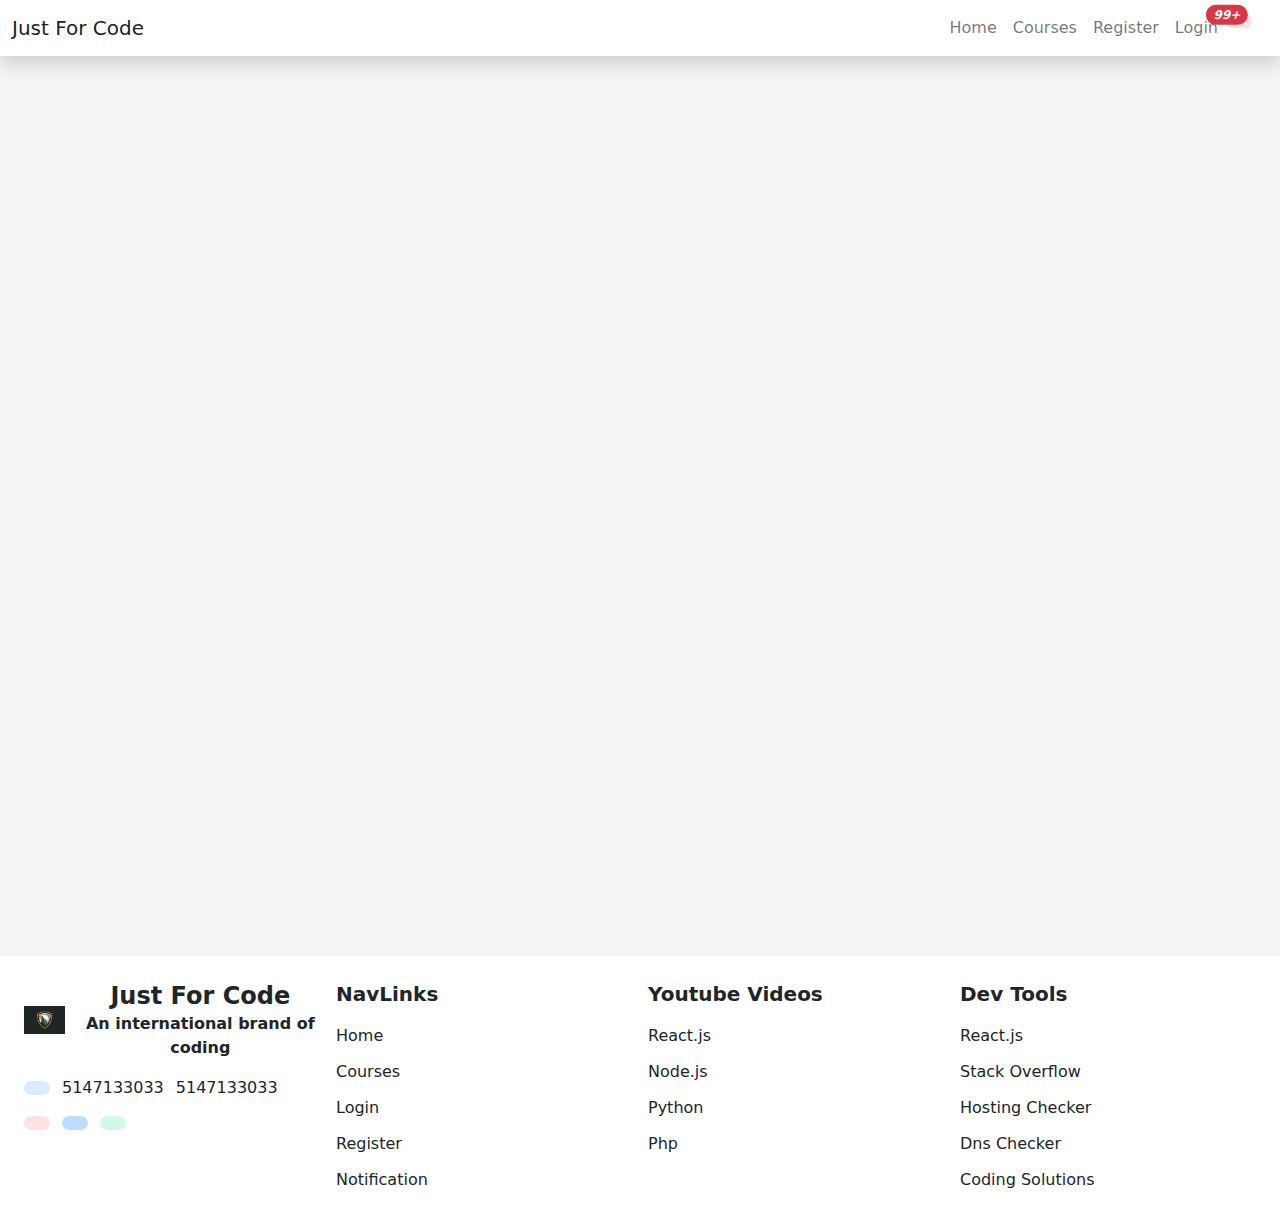
<file: index.html>
<!DOCTYPE html>
<html lang="en">

<head>
    <meta charset="UTF-8">
    <meta name="viewport" content="width=device-width, initial-scale=1.0">
    <!-- start css file link -->
    <link rel="stylesheet" href="assets/css/bootstrap.min.css">
    <link rel="stylesheet" href="assets/css/animate.min.css">
    <link rel="stylesheet" href="css/index.css">
    <link rel="stylesheet" href="assets/css/tailwind.min.css">
    <!-- end css file link -->
    <!-- start js file link -->
    <script src="assets/js/bootstrap.bundle.min.js"></script>
    <script src="assets/js/sweetalert.min.js"></script>
    <script src="assets/js/apexcharts.js"></script>
    <!-- end js file link -->
    <link rel="stylesheet" href="https://cdnjs.cloudflare.com/ajax/libs/font-awesome/6.5.2/css/all.min.css"
        integrity="sha512-SnH5WK+bZxgPHs44uWIX+LLJAJ9/2PkPKZ5QiAj6Ta86w+fsb2TkcmfRyVX3pBnMFcV7oQPJkl9QevSCWr3W6A=="
        crossorigin="anonymous" referrerpolicy="no-referrer" />

    <title>Admin Panel</title>

</head>

<body>
    <nav class="navbar navbar-expand-lg navbar-light shadow bg-white">
        <div class="container-fluid">
            <a class="navbar-brand" href="#">Just For Code</a>
            <button class="navbar-toggler" type="button" data-bs-toggle="collapse" data-bs-target="#navbarScroll"
                aria-controls="navbarScroll" aria-expanded="false" aria-label="Toggle navigation">
                <span class="navbar-toggler-icon"></span>
            </button>
            <div class="collapse navbar-collapse" id="navbarScroll">
                <ul class="navbar-nav ms-auto my-2 my-lg-0 navbar-nav-scroll mx-3" style="--bs-scroll-height: 100px;">

                    <li class="menu-item nav-item">
                        <a class="nav-link" href="#" tabindex="-1" aria-disabled="true">Home</a>
                    </li>
                    <li class="menu-item nav-item">
                        <a class="nav-link" href="#/courses" tabindex="-1" aria-disabled="true">Courses</a>
                    </li>
                    <li class="menu-item nav-item">
                        <a class="nav-link" href="#/register" tabindex="-1" aria-disabled="true">Register</a>
                    </li>
                    <li class="menu-item nav-item">
                        <a class="nav-link" href="#/login" tabindex="-1" aria-disabled="true">Login</a>
                    </li>
                    <li class="nav-item">
                        <button class="btn rounded-full bg-red-100 text-red-600 position-relative">
                            <i class="fa-regular fa-bell">
                                <span
                                    class="position-absolute top-0 start-0 translate-middle bg-danger badge rounded-pill">99+</span>
                            </i> </button>
                    </li>
                </ul>
                
            </div>
        </div>
    </nav>
    <div class="page flex justify-center p-4 min-h-screen bg-gray-100">
       
    </div>
    <footer class="bg-white p-4">
        <div class="grid md:grid-cols-4 gap-3">
            <div class="flex flex-col gap-3">
                <div class="flex items-center gap-x-4">
                    <div>
                    <img src="assets/images/logo.jpg" width="50" alt="">

                    </div>
                    <div class="text-center">
                        <h1 class="font-bold text-2xl">Just For Code</h1>
                        <p class="font-semibold">An international brand of coding</p>
                    </div>
                </div>
                <div class="flex items-center gap-x-3">
                    <button class="btn bg-blue-100 rounded-full text-blue-600">
                        <i class="fa fa-phone"></i>
                    </button>
                    <p>5147133033</p>
                    <p>5147133033</p>
                </div>
                <div class="flex items-center gap-x-3">
                    <button class="btn bg-red-100 rounded-full text-red-600">
                        <i class="fa-brands fa-youtube"></i>
                    </button>
                    <button class="btn bg-blue-200 rounded-full text-blue-600">
                        <i class="fa-brands fa-linkedin"></i>
                    </button>
                    <button class="btn bg-green-100 rounded-full text-green-600">
                        <i class="fa-brands fa-whatsapp"></i>
                    </button>
                </div>
            </div>
            <div>
                <h1 class="font-semibold text-xl mb-3">NavLinks</h1>
                <ul class="nav flex flex-col gap-y-3">
                    <li class="nav-item">
                        <a href="#">Home</a>
                    </li>
                    <li class="nav-item">
                        <a href="#">Courses</a>
                    </li>
                    <li class="nav-item">
                        <a href="#">Login</a>
                    </li>
                    <li class="nav-item">
                        <a href="#">Register</a>
                    </li>
                    <li class="nav-item">
                        <a href="#">Notification</a>
                    </li>
                </ul>
            </div>
            <div>
                <h1 class="font-semibold text-xl mb-3">Youtube Videos</h1>
                <ul class="nav flex flex-col gap-y-3">
                    <li class="nav-item">
                        <a href="#">React.js</a>
                    </li>
                    <li class="nav-item">
                        <a href="#">Node.js</a>
                    </li>
                    <li class="nav-item">
                        <a href="#">Python</a>
                    </li>
                    <li class="nav-item">
                        <a href="#">Php</a>
                    </li>
                </ul>
            </div>
            <div>
                <h1 class="font-semibold text-xl mb-3">Dev Tools</h1>
                <ul class="nav flex flex-col gap-y-3">
                    <li class="nav-item">
                        <a href="#">React.js</a>
                    </li>
                    <li class="nav-item">
                        <a href="https://stackoverflow.com/">Stack Overflow</a>
                    </li>
                    <li class="nav-item">
                        <a href="https://hostingchecker.com/">Hosting Checker</a>
                    </li>
                    <li class="nav-item">
                        <a href="https://dnschecker.org/">Dns Checker</a>
                    </li>
                    <li class="nav-item">
                        <a href="https://chatgpt.com/">Coding Solutions</a>
                    </li>
                </ul>
            </div>
            
        </div>
    </footer>

    <script src="js/index.js" type="module"></script>
</body>

</html>
</file>
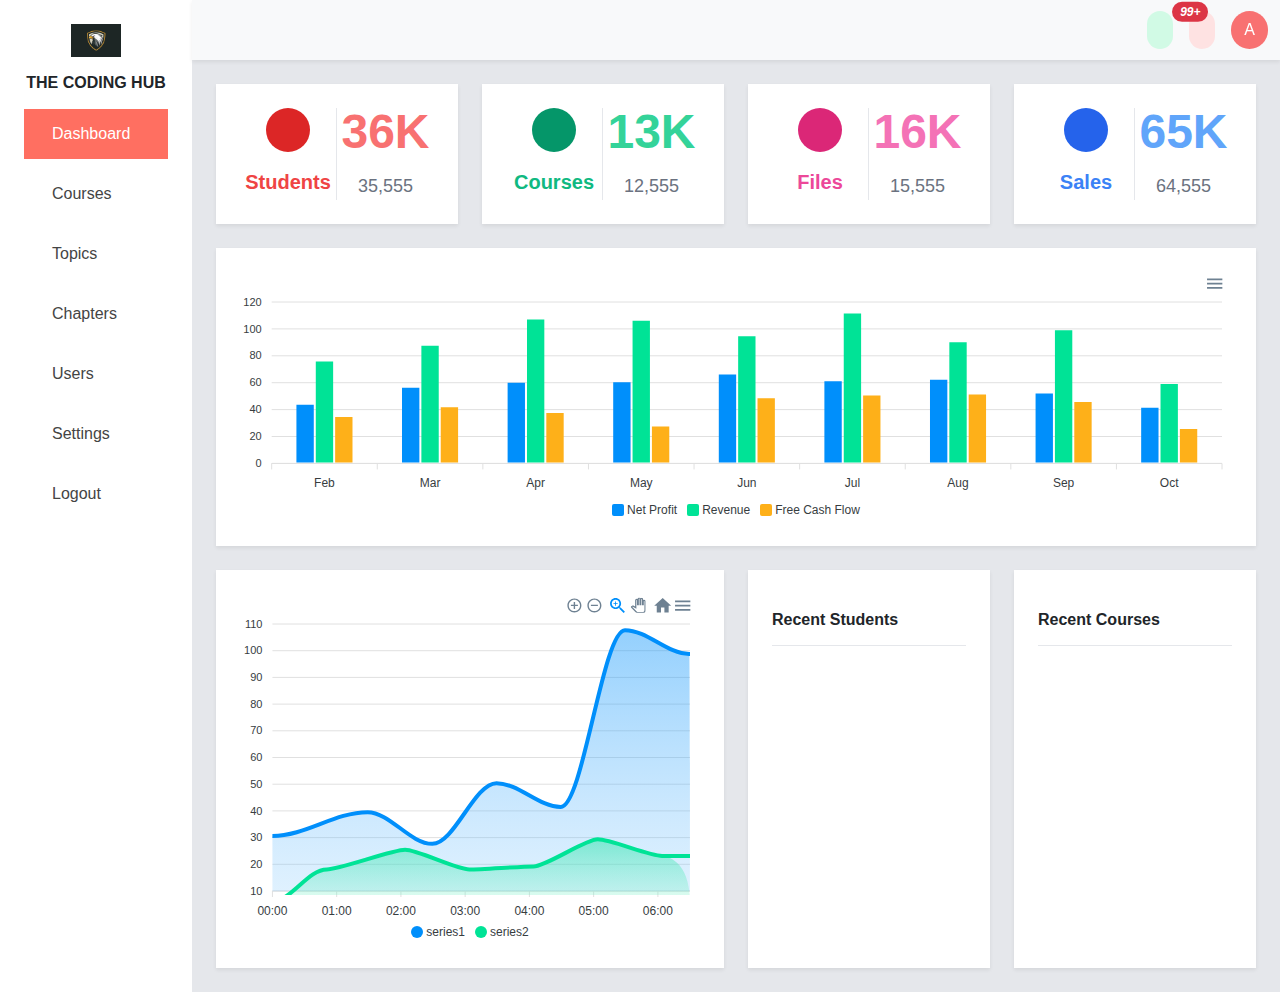
<file: admin/index.html>
<!DOCTYPE html>
<html lang="en">

<head>
    <meta charset="UTF-8">
    <meta name="viewport" content="width=device-width, initial-scale=1.0">
    <!-- start css file link -->
    <link rel="stylesheet" href="../assets/css/bootstrap.min.css">
    <link rel="stylesheet" href="../assets/css/animate.min.css">
    <link rel="stylesheet" href="css/index.css">
    <link rel="stylesheet" href="../assets/css/tailwind.min.css">
    <!-- end css file link -->
    <!-- start js file link -->
    <script src="../assets/js/bootstrap.bundle.min.js"></script>
    <script src="../assets/js/sweetalert.min.js"></script>
    <script src="../assets/js/apexcharts.js"></script>
    <!-- end js file link -->
    <link rel="stylesheet" href="https://cdnjs.cloudflare.com/ajax/libs/font-awesome/6.5.2/css/all.min.css"
        integrity="sha512-SnH5WK+bZxgPHs44uWIX+LLJAJ9/2PkPKZ5QiAj6Ta86w+fsb2TkcmfRyVX3pBnMFcV7oQPJkl9QevSCWr3W6A=="
        crossorigin="anonymous" referrerpolicy="no-referrer" />

    <title>Admin Panel</title>

</head>

<body>
    <div class="side-nav active p-4">
        <div class="d-flex flex-column justify-content-center align-items-center">
            <img src="../assets/images/logo.jpg" width="50" alt="">
            <h5 class="my-3 font-bold">THE CODING HUB</h5>
        </div>
        <ul>
            <li class="menu-items active" to="#/"><i class="fa fa-dashboard"></i>Dashboard</li>
            <li class="menu-items" to="#/courses"><i class="fa fa-video"></i>Courses</li>
            <li class="menu-items" to="#/topics"><i class="fa-solid fa-clapperboard"></i>Topics</li>
            <li class="menu-items" to="#/chapters"><i class="fa-solid fa-film"></i></i>Chapters</li>
            <li class="menu-items" to="#/users"><i class="fa fa-user"></i>Users</li>
            <li class="menu-items" to="#/settings"><i class="fa fa-gear"></i>Settings</li>
            <li class="menu-items" to="#/logout"><i class="fa fa-right-from-bracket"></i>Logout</li>
        </ul>
    </div>
    <div class="page-content active">
        <nav class="navbar sticky-top bg-light shadow-sm">
            <div class="container-fluid">
                <button class="btn toggler-btn">
                    <i class="fa fa-align-left"></i>
                </button>
                <div class="flex gap-3">
                    <button class="btn rounded-full bg-green-100 text-green-600">
                        <i class="fa-regular fa-envelope">
                        </i> </button>
                    <button class="btn rounded-full bg-red-100 text-red-600 position-relative">
                        <i class="fa-regular fa-bell">
                            <span
                                class="position-absolute top-0 start-0 translate-middle bg-danger badge rounded-pill">99+</span>
                        </i> </button>
                    <button class="btn rounded-full bg-red-400 text-white">
                        A
                    </button>
                </div>
            </div>
        </nav>
        <div class="page p-4">
            
        </div>
        <script src="js/index.js" type="module"></script>
</body>

</html>
</file>
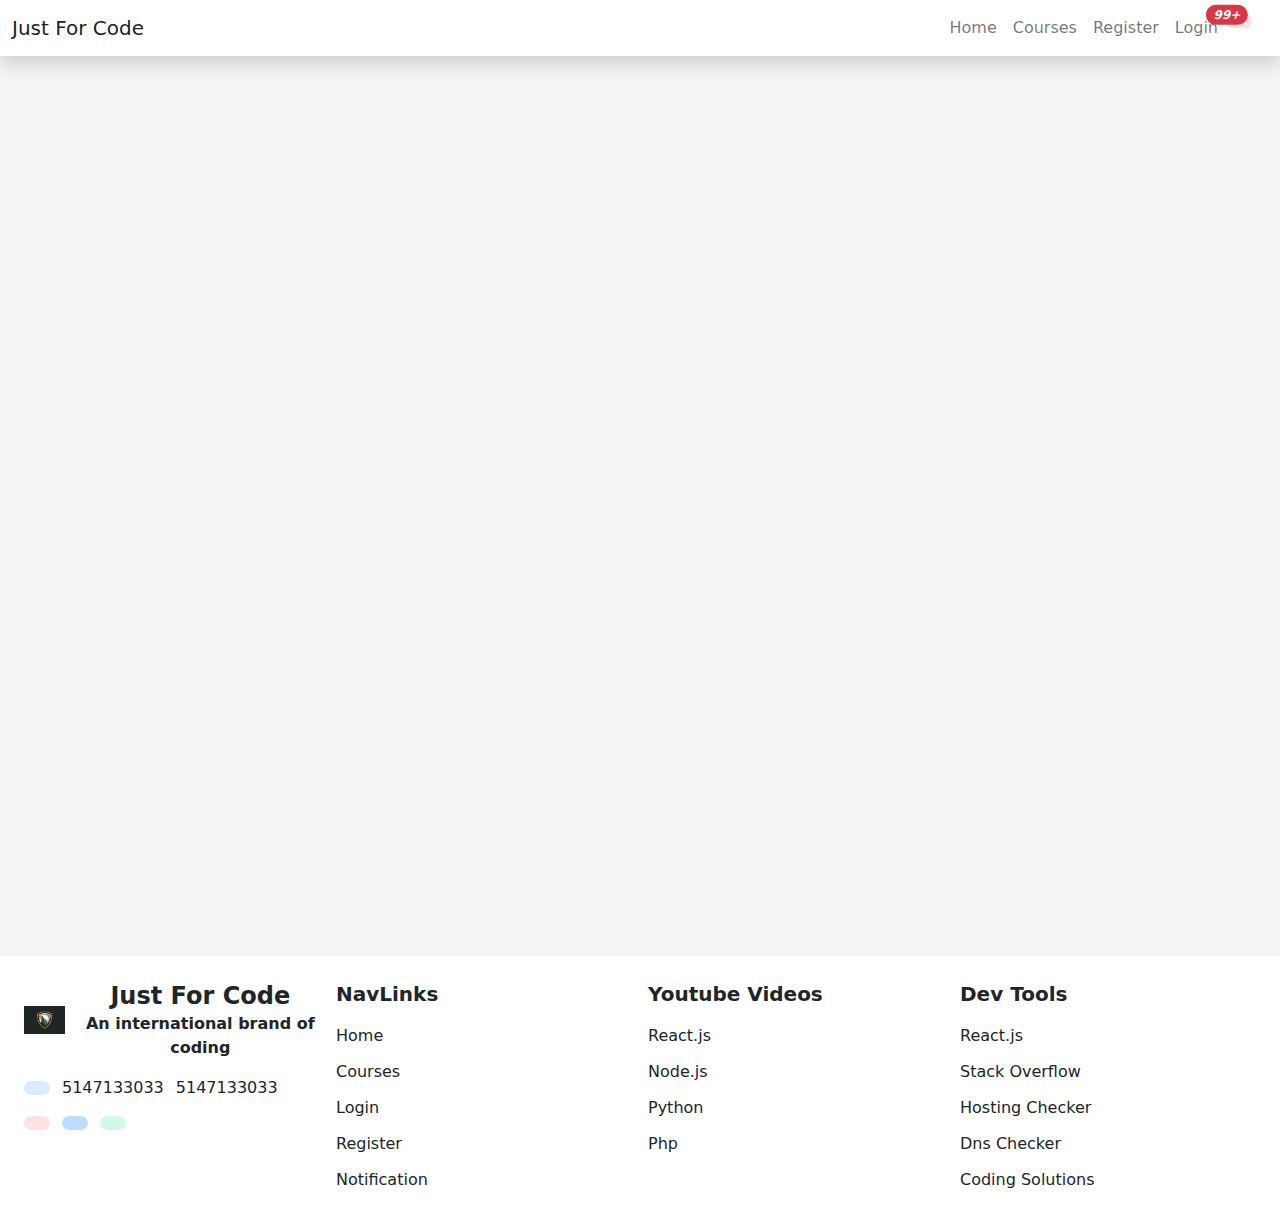
<file: user/index.html>
<!DOCTYPE html>
<html lang="en">

<head>
    <meta charset="UTF-8">
    <meta name="viewport" content="width=device-width, initial-scale=1.0">
    <!-- start css file link -->
    <link rel="stylesheet" href="../assets/css/bootstrap.min.css">
    <link rel="stylesheet" href="../assets/css/animate.min.css">
    <link rel="stylesheet" href="css/index.css">
    <link rel="stylesheet" href="../assets/css/tailwind.min.css">
    <!-- end css file link -->
    <!-- start js file link -->
    <script src="../assets/js/bootstrap.bundle.min.js"></script>
    <script src="../assets/js/sweetalert.min.js"></script>
    <script src="../assets/js/apexcharts.js"></script>
    <!-- end js file link -->
    <link rel="stylesheet" href="https://cdnjs.cloudflare.com/ajax/libs/font-awesome/6.5.2/css/all.min.css"
        integrity="sha512-SnH5WK+bZxgPHs44uWIX+LLJAJ9/2PkPKZ5QiAj6Ta86w+fsb2TkcmfRyVX3pBnMFcV7oQPJkl9QevSCWr3W6A=="
        crossorigin="anonymous" referrerpolicy="no-referrer" />

    <title>Admin Panel</title>

</head>

<body>
    <div class="side-nav active p-4">
        <div class="d-flex flex-column justify-content-center align-items-center">
            <img class="profile" src="../assets/images/logo.jpg" width="50" alt="">
            <h5 class="user-name capitalize my-3 font-bold">THE CODING HUB</h5>
        </div>
        <ul>
            <li class="menu-items active" to="#/"><i class="fa fa-dashboard"></i>Dashboard</li>
            <li class="menu-items logout-btn" to="#/logout"><i class="fa fa-right-from-bracket"></i>Logout</li>
        </ul>
    </div>
    <div class="page-content active">
        <nav class="navbar sticky-top bg-light shadow-sm">
            <div class="container-fluid">
                <button class="btn toggler-btn">
                    <i class="fa fa-align-left"></i>
                </button>
                <div class="flex gap-3">
                    <button data-bs-toggle="modal" data-bs-target="#user-m-modal" class="user-m-btn btn rounded-full bg-green-100 text-green-600">
                        <i class="fa-regular fa-envelope">
                        </i> </button>
                    <button class="btn rounded-full bg-red-100 text-red-600 position-relative">
                        <i class="fa-regular fa-bell">
                            <span
                                class="position-absolute top-0 start-0 translate-middle bg-danger badge rounded-pill">99+</span>
                        </i> </button>
                    <button class="btn capitalize letter-name rounded-full bg-red-400 text-white">
                    </button>
                </div>
            </div>
        </nav>
        <div class="page p-4">
            <div class="card">
                <div class="course-list grid md:grid-cols-3 gap-4">
                   
                </div>
            </div>
        </div>
        <div class="animate__animated animate__zoomIn modal" id="user-m-modal">
            <div class="modal-dialog modal-dialog-centered">
                <div class="modal-content">
                    <div class="modal-header">
                        <h5 class="text-xl font-semibold">Create New Message</h5>
                        <button type="button" class="btn-close" data-bs-dismiss="modal"
                            aria-label="Close"></button>
                    </div>
                    <div class="modal-body">
                        <form class="user-m-form">
                            <div class="mb-3 form-group">
                                <label for="type">From</label>
                                <input class="form-control" value="user" readonly type="text" id="type" name="type">
    
                                </select>
                            </div>
                            <div class="mb-3 form-group">
                                <label for="name">User Name</label>
                                <input class="form-control" readonly id="name" name="name">
    
                                </select>
                            </div>
                            <div class="mb-3 form-group">
                                <label for="email">User Email</label>
                                <input class="form-control" readonly id="email" name="email">
    
                                </select>
                            </div>
                            <div class="mb-3 form-group">
                                <label for="title">Title</label>
                                <input class="form-control" id="title" name="title">
    
                                </select>
                            </div>
                            <div class="mb-3 form-group">
                                <label for="message">Message</label>
                                <textarea name="message" id="message" class="form-control"></textarea>
                                </select>
                            </div>
                            <div class="mb-3 form-group">
                                <button class="btn w-full bg-blue-400 text-white font-semibold">Submit</button>
                                <button type="button"
                                    class="d-none btn w-full bg-red-400 text-white font-semibold">Update</button>
                            </div>
                        </form>
                    </div>
                </div>
            </div>
        </div>
        <script src="js/index.js" type="module"></script>
</body>

</html>
</file>
<file: css/index.css>
*{
    padding: 0;
    margin: 0;
    box-sizing: border-box;
}

body{
    min-height: 100vh;
}


.page .not-found{
    text-align: center;
    background-color: white;
    padding:40px;
    border-radius: 8px;
    box-shadow: 0 4px 8px rgba(0,0,0,0.1);
    animation: flash;
    animation-duration: 1s;
}
.page .not-found h1{
    font-size: 96px;
    margin: 20px 0;
    color: #ff6f61;
}
.page .not-found p{
    font-size: 24px;
    margin: 20px 0;
    color: #333;
}
.page .not-found button{

    padding: 10px 20px;
    font-size: 18px;
    margin: 20px 0;
    color: #fff;
    background-color: #ff6f61;
    border: none;
    border-radius: 4px;
    cursor: pointer;
}
.page .not-found button:hover{

    padding: 10px 20px;
    font-size: 18px;
    margin: 20px 0;
    color: #fff;
    background-color: #ff6f61;
    border: none;
    border-radius: 4px;
    cursor: pointer;
}

.register{
    width: 100%;
    height: 100%;
}

.login{
    width: 100%;
    height: 100%;
}
</file>
<file: admin/css/index.css>
*{
    padding: 0;
    margin: 0;
    box-sizing: border-box;
    font-family: Arial, sans-serif;
}

.side-nav{
    width:0%;
    min-height: 100vh;
    background-color: #ffffff;
    position: fixed;
    top: 0;
    left: 0;
    transition: 0.3s ease;
    opacity: 0;
}
.side-nav.active{
    width: 15%;
    opacity: 1;
}

.page-content{
    width: 100%;
    min-height: 100vh;
    background-color: #e5e7eb;
    margin-left: 0%;
    transition: 0.3s ease;
}

.page-content .navbar{
    height: 60px !important;
}
.page-content.active{
    width: 85%;
    margin-left: 15%;

}

.btn{
    box-shadow: none !important;
}

.side-nav ul{
    list-style: none;
    padding: 0;
    margin: 0;
    display: flex;
    flex-direction: column;
    gap: 10px;

}

.side-nav ul li{
    display: flex;
    gap: 15px;
    align-items: center;
    padding: 13px 0 13px 13px;
    color: #444;
    cursor: pointer;
    transform: 0.1s ease;
}
.side-nav ul li.active{
   background-color:#ff6f61 ;
   color: white;
}
.side-nav ul li:hover{
   background-color:#ff6f61 ;
   color: #fff;
}

.dropdown-menu{
    min-width: 20px;
}


.page .not-found{
    text-align: center;
    background-color: white;
    padding:40px;
    border-radius: 8px;
    box-shadow: 0 4px 8px rgba(0,0,0,0.1);
    animation: flash;
    animation-duration: 1s;
}
.page .not-found h1{
    font-size: 96px;
    margin: 20px 0;
    color: #ff6f61;
}
.page .not-found p{
    font-size: 24px;
    margin: 20px 0;
    color: #333;
}
.page .not-found button{

    padding: 10px 20px;
    font-size: 18px;
    margin: 20px 0;
    color: #fff;
    background-color: #ff6f61;
    border: none;
    border-radius: 4px;
    cursor: pointer;
}
.page .not-found button:hover{

    padding: 10px 20px;
    font-size: 18px;
    margin: 20px 0;
    color: #fff;
    background-color: #ff6f61;
    border: none;
    border-radius: 4px;
    cursor: pointer;
}
</file>
<file: user/css/index.css>
*{
    padding: 0;
    margin: 0;
    box-sizing: border-box;
    font-family: Arial, sans-serif;
}

.side-nav{
    width:0%;
    min-height: 100vh;
    background-color: #ffffff;
    position: fixed;
    top: 0;
    left: 0;
    transition: 0.3s ease;
    opacity: 0;
}
.side-nav.active{
    width: 15%;
    opacity: 1;
}

.page-content{
    width: 100%;
    min-height: 100vh;
    background-color: #e5e7eb;
    margin-left: 0%;
    transition: 0.3s ease;
}

.page-content .navbar{
    height: 60px !important;
}
.page-content.active{
    width: 85%;
    margin-left: 15%;

}

.btn{
    box-shadow: none !important;
}

.side-nav ul{
    list-style: none;
    padding: 0;
    margin: 0;
    display: flex;
    flex-direction: column;
    gap: 10px;

}

.side-nav ul li{
    display: flex;
    gap: 15px;
    align-items: center;
    padding: 13px 0 13px 13px;
    color: #444;
    cursor: pointer;
    transform: 0.1s ease;
}
.side-nav ul li.active{
   background-color:#ff6f61 ;
   color: white;
}
.side-nav ul li:hover{
   background-color:#ff6f61 ;
   color: #fff;
}

.dropdown-menu{
    min-width: 20px;
}


.page .not-found{
    text-align: center;
    background-color: white;
    padding:40px;
    border-radius: 8px;
    box-shadow: 0 4px 8px rgba(0,0,0,0.1);
    animation: flash;
    animation-duration: 1s;
}
.page .not-found h1{
    font-size: 96px;
    margin: 20px 0;
    color: #ff6f61;
}
.page .not-found p{
    font-size: 24px;
    margin: 20px 0;
    color: #333;
}
.page .not-found button{

    padding: 10px 20px;
    font-size: 18px;
    margin: 20px 0;
    color: #fff;
    background-color: #ff6f61;
    border: none;
    border-radius: 4px;
    cursor: pointer;
}
.page .not-found button:hover{

    padding: 10px 20px;
    font-size: 18px;
    margin: 20px 0;
    color: #fff;
    background-color: #ff6f61;
    border: none;
    border-radius: 4px;
    cursor: pointer;
}
</file>
